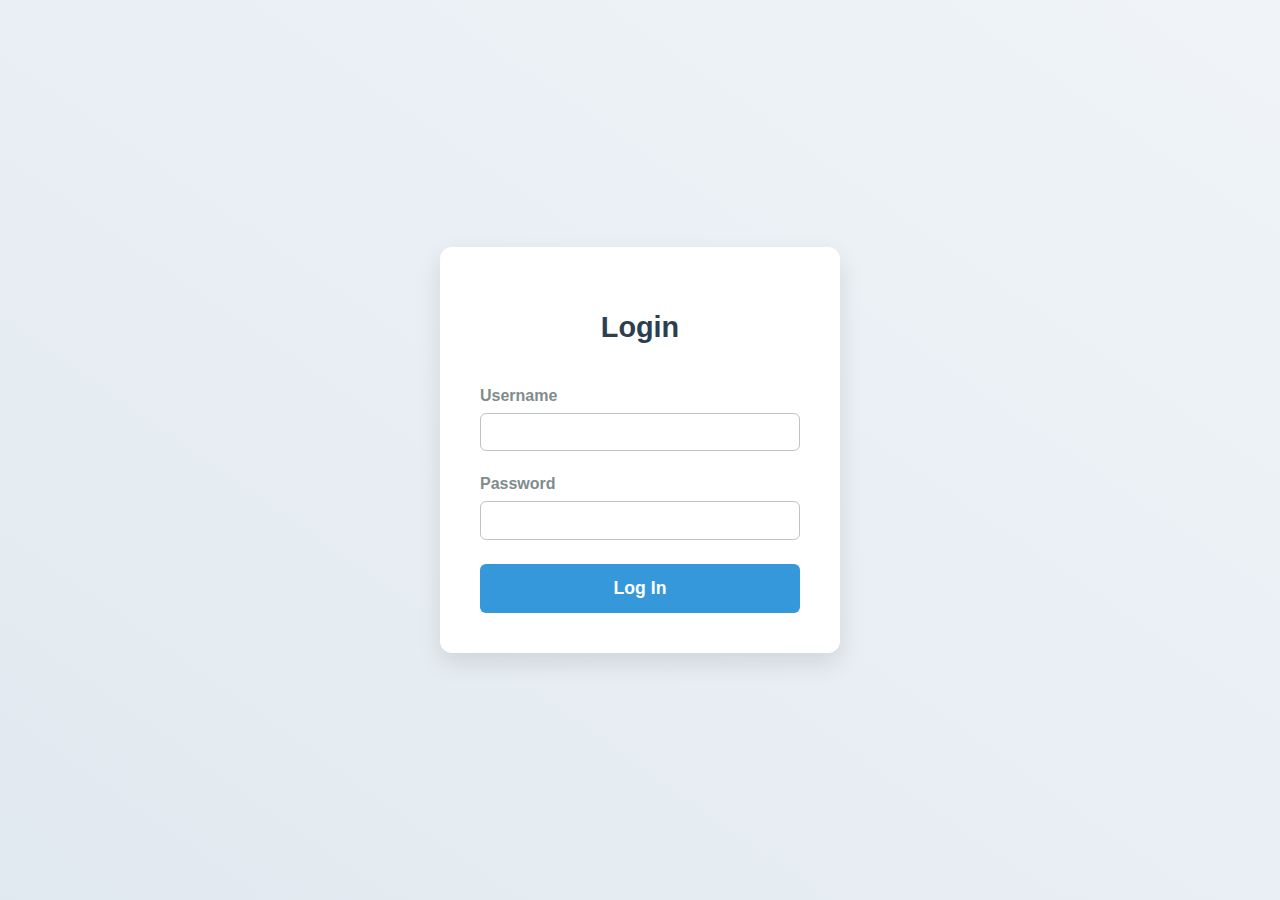
<file: start.html>
<!DOCTYPE html>
<html lang="en">
<head>
    <meta charset="UTF-8">
    <meta name="viewport" content="width=device-width, initial-scale=1.0">
    <title>Login</title>
    <link rel="stylesheet" href="login.css">
</head>
<body>
    <div class="login-container">
        <form class="login-form">
            <h2>Login</h2>
            <div class="input-group">
                <label for="username">Username</label>
                <input type="text" id="username" name="username" required>
            </div>
            <div class="input-group">
                <label for="password">Password</label>
                <input type="password" id="password" name="password" required>
            </div>
            <button type="submit">Log In</button>
        </form>
    </div>
</body>
</html>
</file>
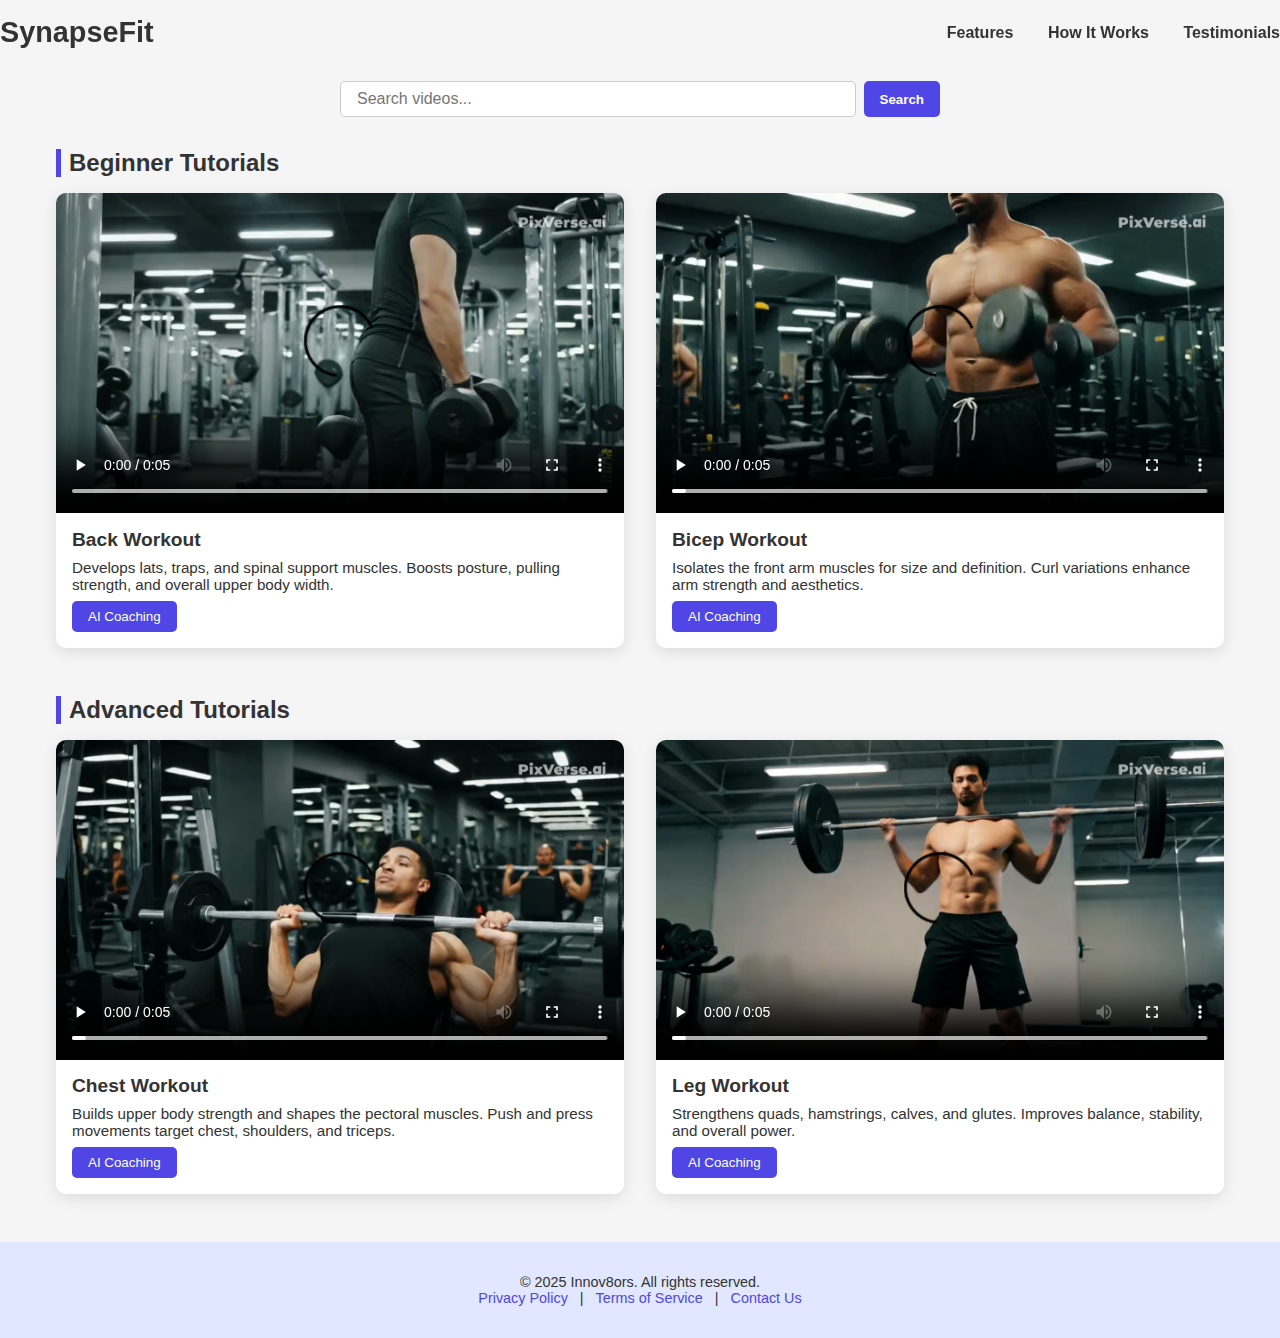
<file: video.html>
<!DOCTYPE html>
<html lang="en">
<head>
  <meta charset="UTF-8">
  <meta name="viewport" content="width=device-width, initial-scale=1.0">
  <title>Innov8ors Learning Hub</title>
  <style>
    /* Reset & base styles */
    * {
      margin: 0;
      padding: 0;
      box-sizing: border-box;
      font-family: 'Segoe UI', Tahoma, Geneva, Verdana, sans-serif;
    }
    body {
      background-color: #f5f5f5;
      color: #333;
      transition: background-color 0.3s, color 0.3s;
    }

    /* Dark mode styles */
    body.dark-mode {
      background-color: #121212;
      color: #f5f5f5;
    }

    /* Header & Nav */
.header {
    background: var(--background-light);
    padding: 1rem 0;
    position: sticky;
    top: 0;
    z-index: 1000;
    box-shadow: var(--box-shadow-light);
}
.header .container {
    display: flex;
    justify-content: space-between;
    align-items: center;
}
.logo {
    font-weight: 700;
    font-size: 1.8rem;
    color: var(--primary-color);
    text-decoration: none;
}
.nav a {
    color: var(--text-color-dark);
    text-decoration: none;
    margin-left: 30px;
    font-weight: 600;
    position: relative;
    padding-bottom: 3px; /* For underline effect */
}
.nav a::after {
    content: '';
    position: absolute;
    left: 0;
    bottom: 0;
    width: 0;
    height: 2px;
    background-color: var(--secondary-color);
    transition: width 0.3s ease-out;
}
.nav a:hover::after,
.nav a.active::after {
    width: 100%;
}

.hamburger-menu {
    display: none; /* Hidden on desktop */
    font-size: 1.8rem;
    color: var(--text-color-dark);
    cursor: pointer;
}

    /* Search bar */
    .search-bar {
      margin: 1rem auto;
      max-width: 600px;
      display: flex;
      gap: 0.5rem;
    }
    .search-bar input {
      flex: 1;
      padding: 0.5rem 1rem;
      border-radius: 5px;
      border: 1px solid #ccc;
      font-size: 1rem;
    }
    .search-bar button {
      background-color: #4f46e5;
      color: white;
      border: none;
      padding: 0.5rem 1rem;
      border-radius: 5px;
      cursor: pointer;
      font-weight: 600;
    }
    .search-bar button:hover {
      background-color: #3730a3;
    }

    main {
      max-width: 1200px;
      margin: 2rem auto;
      padding: 0 1rem;
    }

    .category {
      margin-bottom: 3rem;
    }
    .category h2 {
      margin-bottom: 1rem;
      font-size: 1.5rem;
      border-left: 5px solid #4f46e5;
      padding-left: 0.5rem;
    }

    .video-grid {
      display: grid;
      grid-template-columns: repeat(auto-fit, minmax(300px, 1fr));
      gap: 2rem;
    }
    .video-card {
      background-color: white;
      border-radius: 10px;
      box-shadow: 0 4px 15px rgba(0,0,0,0.1);
      overflow: hidden;
      transition: transform 0.3s;
    }
    .video-card:hover {
      transform: translateY(-5px);
    }
    .video-card video {
      width: 100%;
      height: auto;
      display: block;
    }
    .video-card .content {
      padding: 1rem;
    }
    .video-card h3 {
      font-size: 1.2rem;
      margin-bottom: 0.5rem;
    }
    .video-card p {
      font-size: 0.95rem;
      margin-bottom: 0.5rem;
    }
    .video-card button {
      background-color: #4f46e5;
      color: white;
      border: none;
      padding: 0.5rem 1rem;
      border-radius: 5px;
      cursor: pointer;
      font-weight: 500;
    }
    .video-card button:hover {
      background-color: #3730a3;
    }

    /* Footer */
    footer {
      text-align: center;
      padding: 2rem 1rem;
      background-color: #e0e7ff;
      margin-top: 3rem;
      font-size: 0.9rem;
    }
    footer a {
      color: #4f46e5;
      text-decoration: none;
      margin: 0 0.5rem;
    }
    footer a:hover {
      text-decoration: underline;
    }

    /* Dark mode footer */
    body.dark-mode footer {
      background-color: #1f1f1f;
      color: #f5f5f5;
    }

    /* Dark mode cards */
    body.dark-mode .video-card {
      background-color: #1f1f1f;
      box-shadow: 0 4px 15px rgba(255,255,255,0.05);
    }

    @media (max-width: 600px) {
      header h1 {
        font-size: 1.5rem;
        margin-bottom: 0.5rem;
      }
      nav {
        gap: 1rem;
      }
    }

  </style>
</head>
<body>

  <!-- Header & Navigation -->
  <header class="header">
        <div class="container">
            <a href="#" class="logo">SynapseFit</a>
            <nav class="nav">
                <a href="#features" class="active">Features</a>
                <a href="#how-it-works" class="">How It Works</a>
                <a href="#testimonials">Testimonials</a>
                <!-- <a href="#pricing">Pricing</a> -->
                <!-- <button class="cta-button nav-cta">Get Started</button> -->
            </nav>
            <div class="hamburger-menu">
                <i class="fas fa-bars"></i>
            </div>
        </div>
    </header>

  <!-- Search Bar -->
  <div class="search-bar">
    <input type="text" placeholder="Search videos..." id="videoSearch">
    <button>Search</button>
  </div>

  <main>
    <!-- Beginner Category -->
    <section class="category">
      <h2>Beginner Tutorials</h2>
      <div class="video-grid">
        <div class="video-card">
          <video class="workout" controls>
            <source src="vid1.mp4" type="video/mp4">
            Your browser does not support the video tag.
          </video>
          <div class="content">
            <h3>Back Workout</h3>
            <p>Develops lats, traps, and spinal support muscles. Boosts posture, pulling strength, and overall upper body width.</p>
            <button>AI Coaching</button>
          </div>
        </div>

        <div class="video-card">
          <video class="workout" controls>
            <source src="vid2.mp4" type="video/mp4">
          </video>
          <div class="content">
            <h3>Bicep Workout</h3>
            <p>Isolates the front arm muscles for size and definition. Curl variations enhance arm strength and aesthetics.</p>
            <button>AI Coaching</button>
          </div>
        </div>
      </div>
    </section>

    <!-- Advanced Category -->
    <section class="category">
      <h2>Advanced Tutorials</h2>
      <div class="video-grid">
        <div class="video-card">
          <video class="workout" controls>
            <source src="vid3.mp4" type="video/mp4">
          </video>
          <div class="content">
            <h3>Chest Workout</h3>
            <p>Builds upper body strength and shapes the pectoral muscles. Push and press movements target chest, shoulders, and triceps.</p>
            <button>AI Coaching</button>
          </div>
        </div>

        <div class="video-card">
          <video class="workout" controls>
            <source src="vid4.mp4" type="video/mp4">
          </video>
          <div class="content">
            <h3>Leg Workout</h3>
            <p>Strengthens quads, hamstrings, calves, and glutes. Improves balance, stability, and overall power.</p>
            <button>AI Coaching</button>
          </div>
        </div>
      </div>
    </section>
  </main>

  <!-- Footer -->
  <footer>
    &copy; 2025 Innov8ors. All rights reserved.
    <br>
    <a href="#">Privacy Policy</a> | 
    <a href="#">Terms of Service</a> | 
    <a href="#">Contact Us</a>
  </footer>

  <!-- Dark Mode Script -->
  <script>
    // on mourseover play video, on mouseout pause and reset
    const videos = document.querySelectorAll(".workout");

    videos.forEach(video => {
      video.addEventListener("mouseenter", () => {
        video.play();
      });

      video.addEventListener("mouseleave", () => {
        video.pause();
        video.currentTime = 0; // reset to start
      });
    });


    const toggle = document.getElementById('darkModeToggle');
    toggle.addEventListener('click', () => {
      document.body.classList.toggle('dark-mode');
      toggle.textContent = document.body.classList.contains('dark-mode') ? '☀' : '🌙';
    });
  </script>

</body>
</html>
</file>
<file: login.css>
body {
    font-family: 'Segoe UI', 'Roboto', Arial, sans-serif;
    /* Softer, modern background color */
    background-color: #f0f4f8; 
    /* Subtle gradient for depth */
    background-image: linear-gradient(to top right, #e1e9f0, #f0f4f8);
    display: flex;
    justify-content: center;
    align-items: center;
    height: 100vh;
    margin: 0;
}

.login-container {
    /* Changed to a clean white for a modern feel */
    background: #ffffff;
    padding: 2.5em; /* Increased padding for more whitespace */
    border-radius: 12px; /* Softer, more rounded corners */
    box-shadow: 0 10px 25px rgba(0, 0, 0, 0.1); /* Deeper, softer shadow */
    width: 320px; /* Slightly wider */
    text-align: center; /* Center align all content */
}

.login-form h2 {
    margin-bottom: 1.5em;
    /* Darker, more professional text color */
    color: #2c3e50; 
    font-size: 1.8em; /* Larger title */
}

.input-group {
    margin-bottom: 1.5em;
    text-align: left; /* Align labels and inputs to the left */
}

.input-group label {
    display: block;
    margin-bottom: 0.5em;
    /* Slightly lighter text color for labels */
    color: #7f8c8d; 
    font-weight: 600;
}

.input-group input {
    width: 100%;
    padding: 0.8em;
    border: 1px solid #bdc3c7; /* Subtle border color */
    border-radius: 6px;
    box-sizing: border-box;
    transition: border-color 0.3s ease, box-shadow 0.3s ease; /* Smooth transition for focus */
}

/* Style for when the user clicks on an input field */
.input-group input:focus {
    outline: none; /* Remove default browser outline */
    border-color: #3498db; /* Highlight with the primary blue */
    box-shadow: 0 0 5px rgba(52, 152, 219, 0.5); /* Add a soft glow */
}

button {
    width: 100%;
    padding: 0.8em;
    /* A vibrant, modern blue for the main action button */
    background-color: #3498db; 
    color: white;
    border: none;
    border-radius: 6px;
    font-size: 1.1em;
    font-weight: 600;
    cursor: pointer;
    transition: background-color 0.3s ease, transform 0.2s ease;
}

button:hover {
    /* A slightly darker blue for the hover effect */
    background-color: #2980b9; 
    transform: translateY(-2px); /* Add a subtle lift effect on hover */
}
</file>
